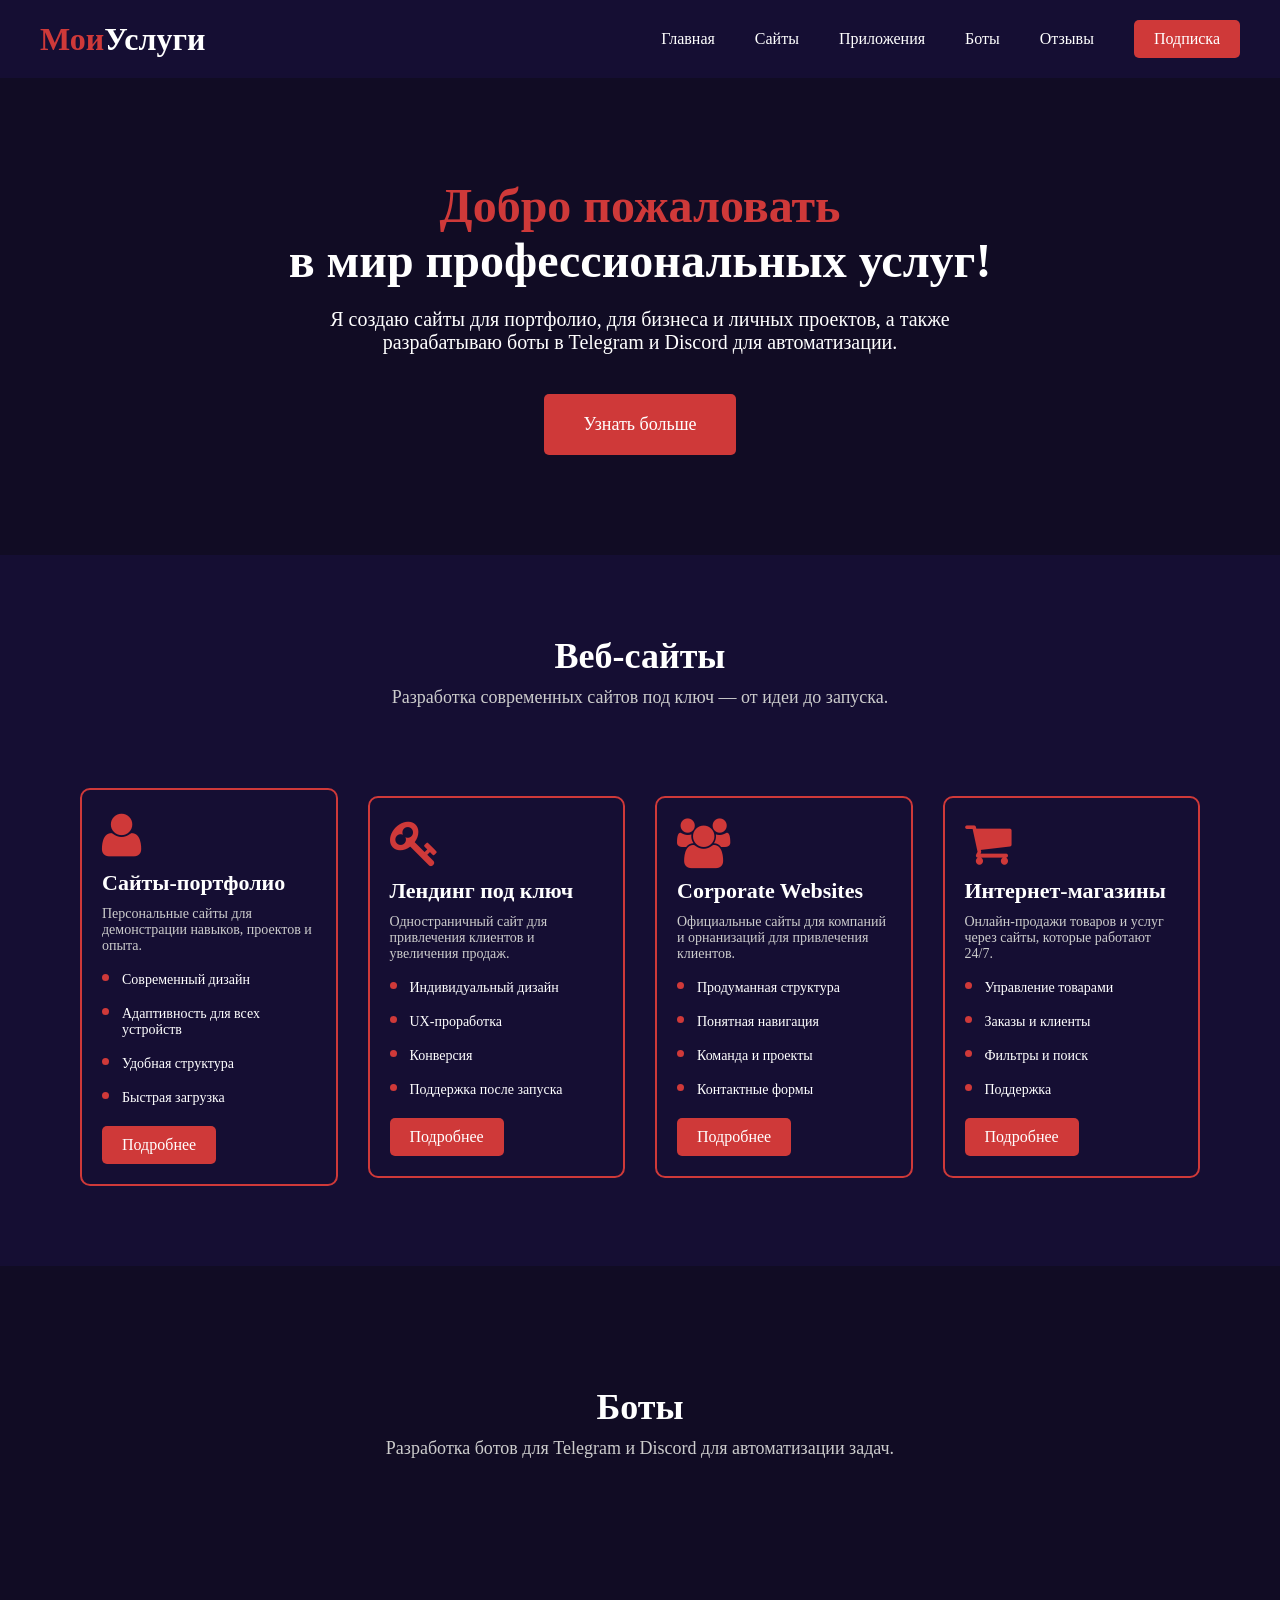
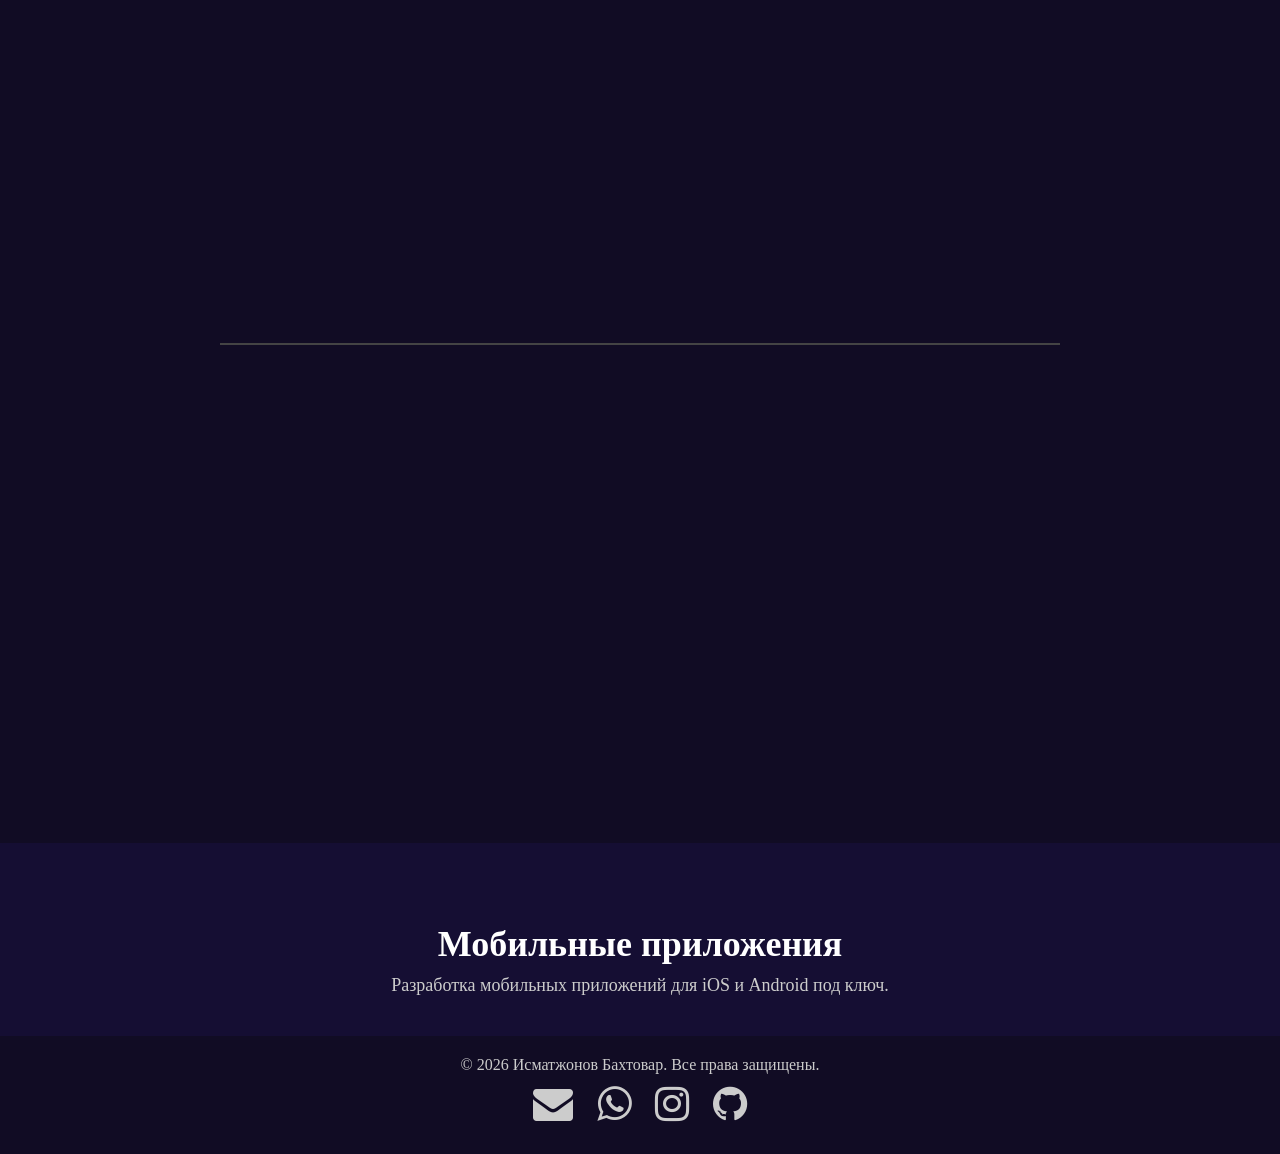
<file: service/index.html>
<!DOCTYPE html>
<html lang="en">
<head>
    <meta charset="UTF-8">
    <meta name="viewport" content="width=device-width, initial-scale=1.0">
    <link rel="stylesheet" href="style.css">
    <link rel="stylesheet" href="screen.css">
    <link rel="icon" href="../img/prepairer.svg" type="image/x-icon">
    <link rel="stylesheet" href="../font-awsome/css/font-awesome.min.css">
    <title>Мои Услуги | Исматжонов Бахтовар</title>
</head>
<body>
    <header>
        <div class="logo">
            <h1><font color="#cf3939">Мои</font>Услуги</h1>
            <button id="burger">≡</button>
        </div>
        <ul>
            <a href="../index.html"><li>Главная</li></a>
            <a href="#websites"><li>Сайты</li></a>
            <a href="#websites"><li>Приложения</li></a>
            <a href="#bots"><li>Боты</li></a>
            <a href="#"><li>Отзывы</li></a>
            <a href="#"><li><button>Подписка</button></li></a>
        </ul>
    </header>

    <section class="hero">
        <div class="hero-content">
            <h1><font color="#cf3939">Добро пожаловать</font> <br> в мир профессиональных услуг!</h1>
            <p>Я создаю сайты для портфолио, для бизнеса и личных проектов, а также разрабатываю боты в Telegram и Discord для автоматизации.</p>
            <a href="#services"><button>Узнать больше</button></a>
        </div>
    </section>


    <nav id="websites">
        <h1>Веб-сайты</h1>
        <p>Разработка современных сайтов под ключ — от идеи до запуска.</p>
    </nav>
    
    <section class="cards">
        <div class="card">
            <i class="fa fa-user"></i>
            <h2>Сайты-портфолио</h2>
            <p>Персональные сайты для демонстрации навыков, проектов и опыта.</p>
            <ul>
                <li>Современный дизайн</li>
                <li>Адаптивность для всех устройств</li>
                <li>Удобная структура</li>
                <li>Быстрая загрузка</li>
            </ul>
            <a href="#"><button>Подробнее</button></a>
        </div>
        <div class="card">
            <i class="fa fa-key"></i>
            <h2>Лендинг под ключ</h2>
            <p>Одностраничный сайт для привлечения клиентов и увеличения продаж.</p>
            <ul>
                <li>Индивидуальный дизайн</li>
                <li>UX-проработка</li>
                <li>Конверсия</li>
                <li>Поддержка после запуска</li>
            </ul>
            <a href="#"><button>Подробнее</button></a>
        </div>
        <div class="card">
            <i class="fa fa-group"></i>
            <h2>Corporate Websites</h2>
            <p>Официальные сайты для компаний и орнанизаций для привлечения клиентов.</p>
            <ul>
                <li>Продуманная структура</li>
                <li>Понятная навигация</li>
                <li>Команда и проекты</li>
                <li>Контактные формы</li>
            </ul>
            <a href="#"><button>Подробнее</button></a>
        </div>
        <div class="card">
            <i class="fa fa-shopping-cart"></i>
            <h2>Интернет-магазины</h2>
            <p>Онлайн-продажи товаров и услуг через сайты, которые работают 24/7.</p>
            <ul>
                <li>Управление товарами</li>
                <li>Заказы и клиенты</li>
                <li>Фильтры и поиск</li>
                <li>Поддержка</li>
            </ul>
            <a href="#"><button>Подробнее</button></a>
        </div>
    </section>

    <main>
        <nav id="bots">
            <h1>Боты</h1>
            <p>Разработка ботов для Telegram и Discord для автоматизации задач.</p>
        </nav>

        <section class="bots">
            <div class="first_part">
                <h2>Создание Telegram-ботов для вашего бизнеса</h2>
                <p>Telegram-боты автоматизируют общение с клиентами, принимают заявки и работают 24/7, помогая бизнесу экономить время и увеличивать эффективность.</p>
                <h3>Что дают Telegram-боты:</h3>
                <ul>
                    <li>⚡Мгновенные ответы клиентам</li>
                    <li>⏱ Экономия времени и ресурсов</li>
                    <li>🤖 Автоматизация продаж и поддержки</li>
                    <li>📩 Уведомления и рассылки</li>
                    <li>📊 Сбор заявок и данных</li>
                </ul>
                <a href="#"><button>Заказать Тг-бота</button></a>
            </div>
            <div class="second_part">
                <img src="img/tg-bot.webp" alt="Telegram Bot Image" width="100%">
            </div>
        </section>
        <hr>
        <section class="bots">
            <div class="second_part">
                <img src="img/discord-bot.jpeg" alt="Telegram Bot Image" width="100%">
            </div>
            <div class="first_part">
                <h2>Создание Discord-ботов для вашего бизнеса</h2>
                <p>Discord-боты автоматизируют общение с Для крупных сообществ боты незаменимы:.</p>
                <h3>Что дают Discord-боты:</h3>
                <ul>
                    <li>🤖 Модерация чата и удаление спама</li>
                    <li>🛡️ Управление ролями и правами</li>
                    <li>🎓 Обучающие тесты и викторины</li>
                    <li>📖 Присылать полезные статьи</li>
                    <li>📊 Статистика активности участников</li>
                </ul>
                <a href="#"><button>Заказать Тг-бота</button></a>
            </div>
        </section>
    </main>

    <nav>
        <h1>Мобильные приложения</h1>
        <p>Разработка мобильных приложений для iOS и Android под ключ.</p>
    </nav>

    <section>
        
    </section>

    <footer>
        <p>&copy; <span id="year"></span> Исматжонов Бахтовар. Все права защищены.</p>
        <div class="social-media">
            <a href="mailto:bakhtovar685@gmail.com?Subject=Привет!"><i class="fa fa-envelope"></i></a>
            <a href="https://wa.me/+992937770771"><i class="fa fa-whatsapp"></i></a>
            <a href="https://www.instagram.com/ismatjonov_"><i class="fa fa-instagram"></i></a>
            <a href="https://github.com/IsmatjonovBB"><i class="fa fa-github"></i></a>
        </div>
    </footer>


    
    <!-- Подключение jQuery -->
    <script src="../libs/jquery/jquery-2.1.4.min.js"></script>
    <script src="script.js"></script>
</body>
</html>
</file>
<file: service/style.css>
* {
    margin: 0;
    padding: 0;
    scroll-behavior: smooth;
    box-sizing: border-box;
    font-family: Verdana;
}
body {
    background: #150e33;
}
a {
    text-decoration: none;
}
header {
    display: flex;
    justify-content: space-between;
    align-items: center;
    padding: 20px 40px;
    color: white;
}
header ul {
    display: flex;
    align-items: center;
    list-style: none;
    gap: 40px;
}
header ul a li {
    cursor: pointer;
    color: #fff;
    transition: 0.1s;
}
header ul a li:hover {
    color: #cf3939;
}
header button {
    padding: 10px 20px;
    border: none;
    background: #cf3939;
    color: white;
    font-size: 16px;
    border-radius: 5px;
    cursor: pointer;
    transition: 0.2s;
}
#burger {
    display: none;
}
.hero {
    display: flex;
    justify-content: center;
    align-items: center;
    color: white;
    text-align: center;
    padding: 100px;
    background: #110c24;
}
.hero-content h1 {
    font-size: 48px;
}
.hero-content p {
    font-size: 20px;
    padding: 0 200px;
    margin-top: 20px;
}
.hero button {
    margin-top: 40px;
    padding: 20px 40px;
    border: none;
    background: #cf3939;
    color: white;
    font-size: 18px;
    border-radius: 5px;
    cursor: pointer;
    transition: 0.2s;
}
.hero button:hover {
    transform: scale(1.05);
}
nav {
    text-align: center;
    margin-top: 80px;
}
nav h1 {
    font-size: 36px;
    color: #fff;
}
nav p {
    font-size: 18px;
    color: #ccc;
    margin-top: 10px;
}
.cards {
    position: relative;
    opacity: 0;
    transform: translateY(100px);
    transition: 1s;
    display: flex;
    justify-content: space-between;
    align-items: center;
    gap: 30px;
    padding: 80px;
}
.cards.show {
    opacity: 1;
    transform: translateY(0);
}
.card {
    width: 25%;
    padding: 20px;
    border-radius: 10px;
    border: 2px solid #cf3939;
    transition: 150ms;
}
.card:hover {
    transform: scale(1.05);
    box-shadow: 0 0 10px #cf3939;
}
.card i {
    color: #cf3939;
    font-size: 50px;
}
.card h2 {
    font-size: 22px;
    color: #fff;
    margin-top: 10px;
    font-weight: 900;
}
.card p {
    font-size: 14px;
    color: #ccc;
    margin-top: 10px;
}
.card ul {
    margin-top: 10px;
    margin-left: 20px;
}
.card ul li{
    font-size: 14px;
    color: #fff;
    margin-top: 10px;
}
ul li::marker {
    color: #cf3939;
    font-size: 22px;
    margin-left: 20px;
}
.card button {
    margin-top: 20px;
    margin-left: 0px;
    padding: 10px 20px;
    border: none;
    background: #cf3939;
    color: white;
    font-size: 16px;
    border-radius: 5px;
    cursor: pointer;
    transition: 0.2s;
}
.bots {
    width: 100%;
    display: flex;
    justify-content: space-between;
}
.first_part {
    opacity: 0;
    transform: translateX(-50px);
    transition: 1s;
    width: 50%;
    padding: 40px;
    color: #fff;
}
.first_part.show {
    opacity: 1;
    transform: translateX(0);
}
.first_part h2 {
    font-size: 36px;
    margin-bottom: 15px;
}
.first_part p {
    opacity: 0.85;
    margin-bottom: 20px;
    line-height: 1.6;
}
.second_part {
    opacity: 0;
    transform: translateX(30px);
    transition: 0.7s;
    width: 50%;
    padding: 40px;
}
.second_part.show {
    opacity: 1;
    transform: translateX(0);
}
.first_part ul li{
    line-height: 1.6;
    list-style: none;
}
.first_part button {
    margin-top: 20px;
    padding: 10px 20px;
    border: none;
    background: #cf3939;
    color: white;
    font-size: 16px;
    border-radius: 5px;
    cursor: pointer;
    transition: 0.2s;
}
.first_part button:hover {
    transform: scale(1.05);
}
.second_part img {
    width: 100%;
    height: 100%;
    border-radius: 20px;
    margin-top: 20px;
}

main {
    background: #110c24;
    padding: 40px;
}
hr {
    border: 1px solid #444;
    margin-left: 15%;
    width: 70%;
    text-align: center;
}
footer {
    background: #110c24;
    color: #ccc;
    text-align: center;
    padding: 20px;
    margin-top: 40px;
}
.social-media i{
    font-size: 40px;
    color: #ccc;
    margin: 10px;
}
</file>
<file: service/screen.css>
@media (max-width: 768px) {
    header {
        display: block;
        padding: 0;
    }
    .logo {
        display: flex;
        justify-content: space-between;
        align-items: center;
        padding: 20px 40px;
    }
    header ul {
        position: absolute;
        width: 100%;
        background: #150e33;
        display: block;
        text-align: center;
        line-height: 2.5;
        opacity: 0;
        transform: translateY(-400px);
        transition: 0.6s;
        padding: 20px 0;
    }
    header ul.activate {
        transform: translateY(0);
        opacity: 1;
    }
    #burger {
        display: block;
        cursor: pointer;
        font-size: 35px;
        padding: 0px 15px;
    }
    .hero {
        padding: 30px 20px;
    }
    .hero-content h1 {
        font-size: 22px;
    }
    .hero-content p {
        font-size: 16px;
        padding: 0;
    }   
    .hero-content button {
        padding: 15px 30px;
        font-size: 16px;
        margin: 20px 0 0 0;
    }
    nav {
        padding: 0;
        margin: 10px;
    }
    nav h1 {
        font-size: 22px;
    }
    nav p {
        font-size: 14px;
        margin-top: 5px;
    }
    .cards {
        display: block;
        opacity: 1;
        transform: translateY(0);
        padding: 20px;
        gap: 0;
    }
    .card {
        width: 100%;
        margin-top: 20px;
    }
    .bots {
        display: block;
    }
    main {
        padding: 10px;
    }
    .first_part, .second_part {
        width: 100%;
        padding: 10px;
        transform: translateX(0);
    }
    .bots h2 {
        font-size: 22px;
    }
}
@media (max-width: 1024px) {
    .logo {
        padding: 20px;
    }
    .hero {
        padding: 20px 10px;
    }
    .hero-content h1 {
        font-size: 20px;
    }
    .hero-content p {
        font-size: 14px;
    }
    .hero-content button {
        padding: 12px 25px;
        font-size: 14px;
    }
    nav h1 {
        font-size: 20px;
    }
    nav p {
        font-size: 12px;
    }
    .bots h2 {
        font-size: 20px;
    }
}
</file>
